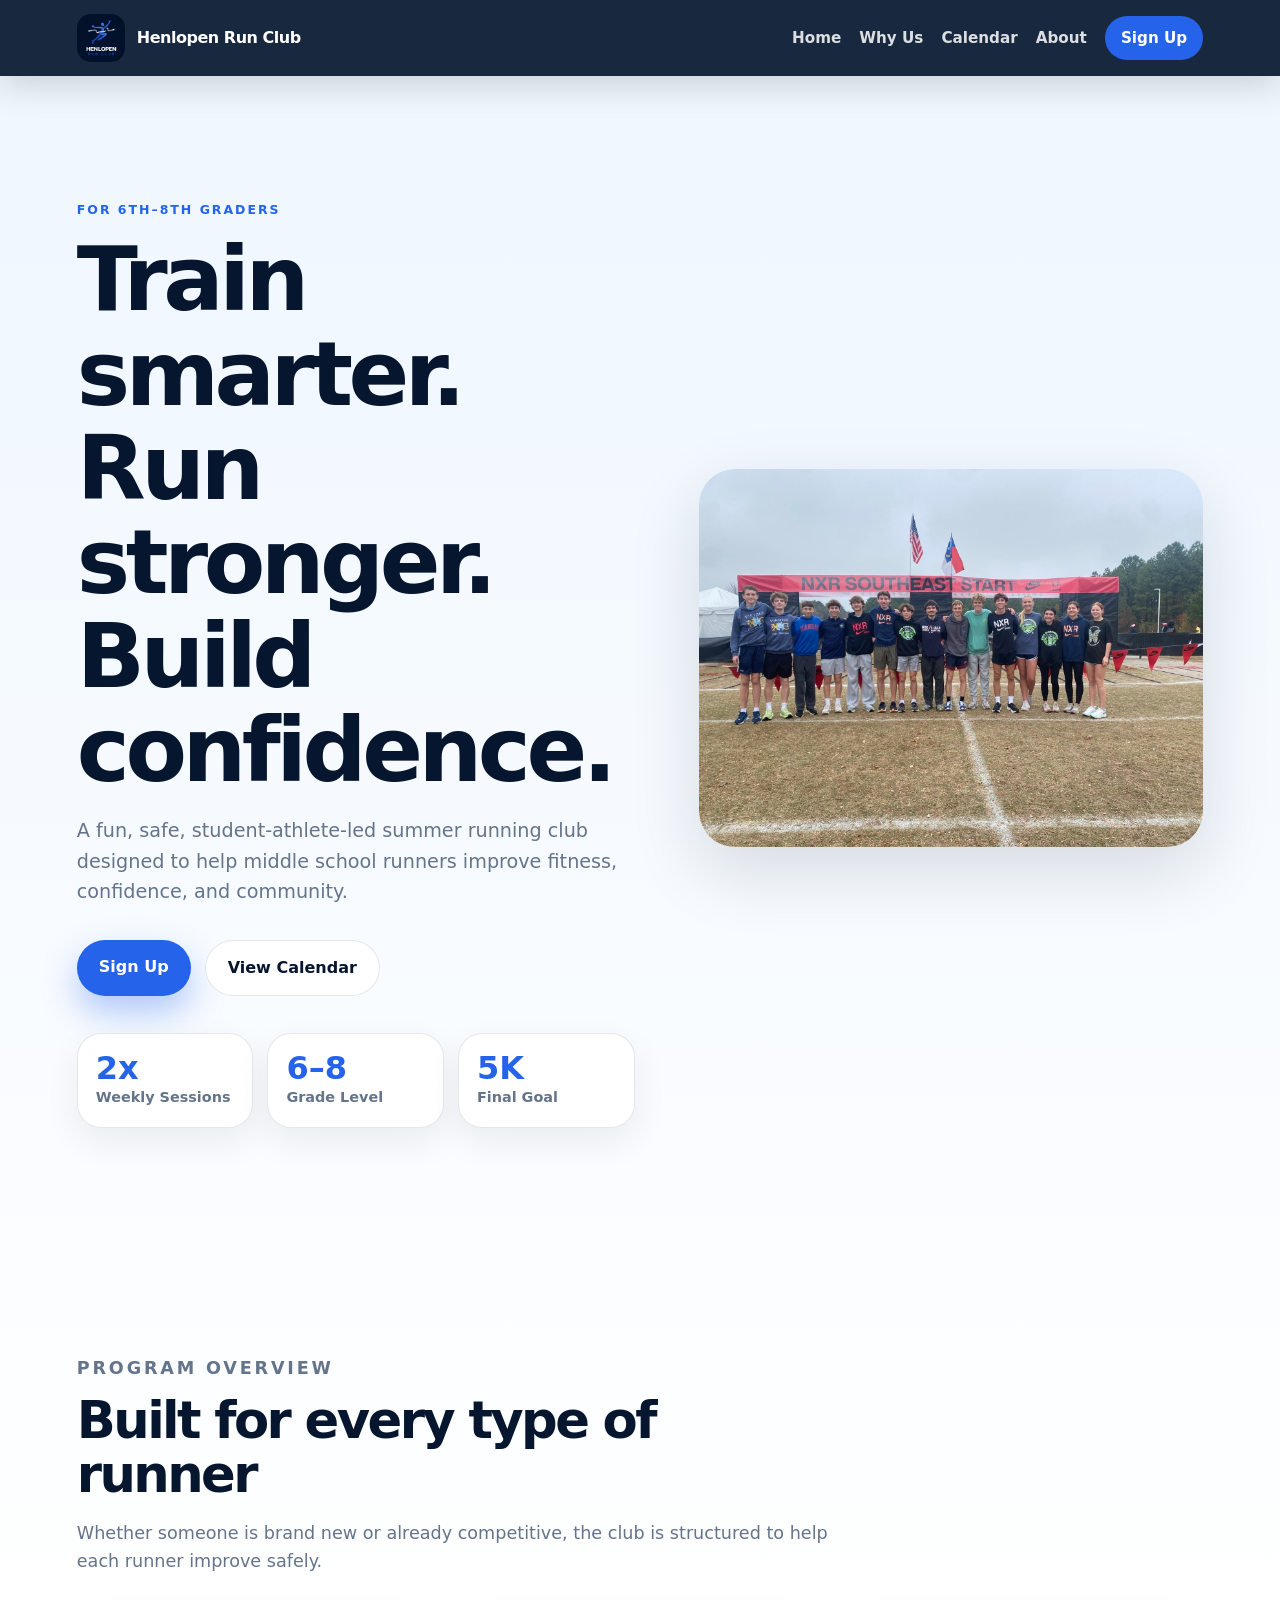
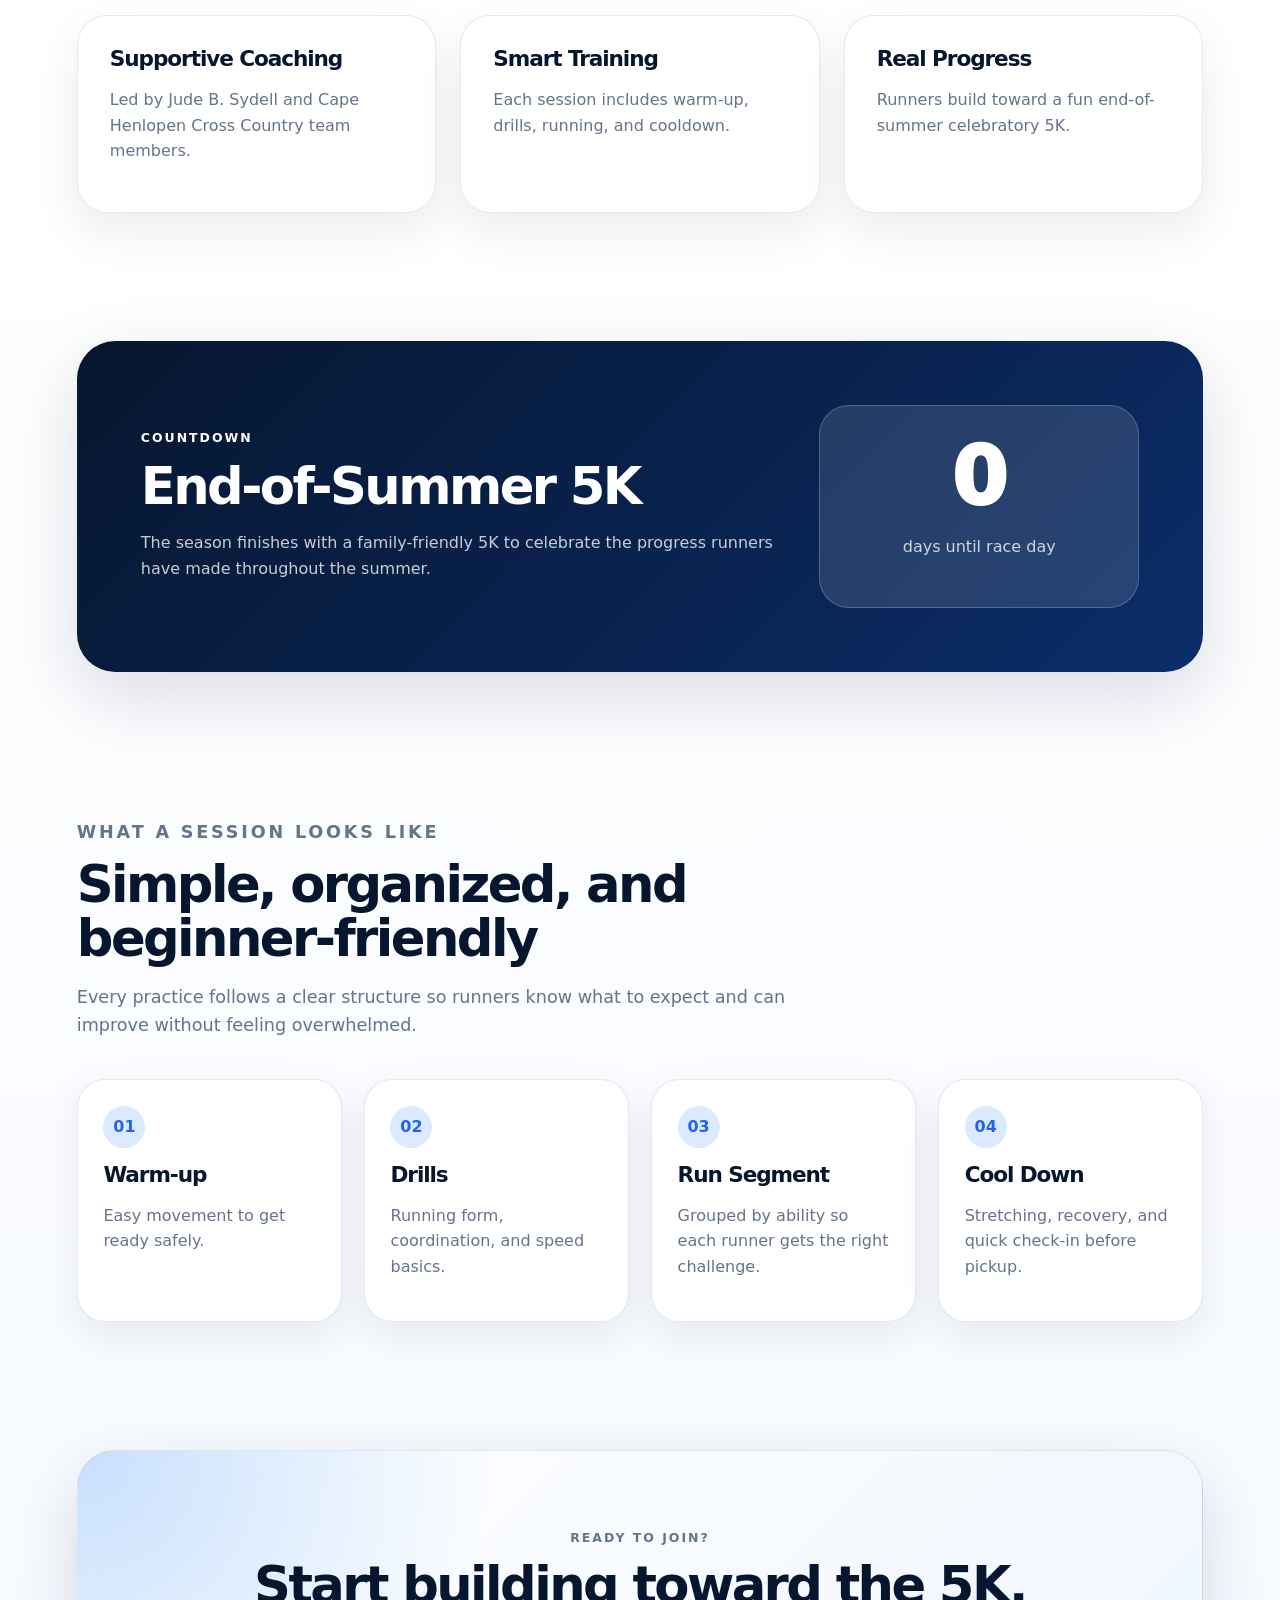
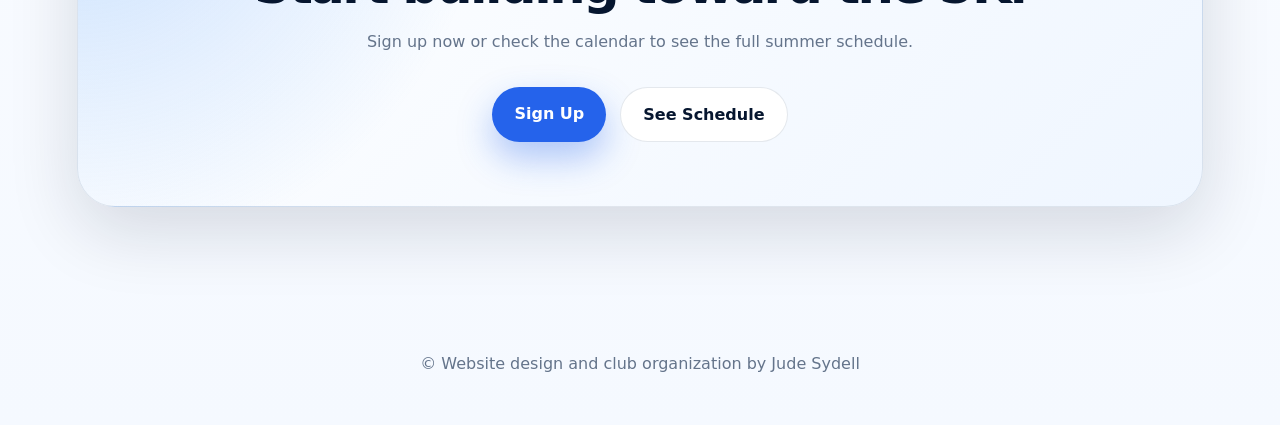
<file: index.html>
<!doctype html>
<html lang="en">
<head>
  <meta charset="utf-8">
  <meta name="viewport" content="width=device-width,initial-scale=1">
  <title>Henlopen Run Club</title>
  <meta name="description" content="Henlopen Run Club for 6th–8th graders — fun, safe summer running that builds to a 5K.">
  <link rel="stylesheet" href="styles.css">
</head>

<body>
  <header class="nav">
    <a class="brand" href="index.html">
      <img src="logo.png" alt="Henlopen Run Club Logo">
      <span>Henlopen Run Club</span>
    </a>

    <nav>
      <a href="index.html">Home</a>
      <a href="why-choose-us.html">Why Us</a>
      <a href="calendar.html">Calendar</a>
      <a href="about.html">About</a>
      <a class="nav-btn" href="https://forms.gle/4efgLornvroCqrkL7" target="_blank">Sign Up</a>
    </nav>
  </header>

  <main>
    <section class="hero home-hero">
      <div class="hero-content">
        <p class="eyebrow">For 6th–8th Graders</p>
        <h1>Train smarter. Run stronger. Build confidence.</h1>
        <p class="hero-text">
          A fun, safe, student-athlete-led summer running club designed to help middle school runners improve fitness, confidence, and community.
        </p>

        <div class="hero-buttons">
          <a class="btn primary" href="https://forms.gle/4efgLornvroCqrkL7" target="_blank">Sign Up</a>
          <a class="btn secondary" href="calendar.html">View Calendar</a>
        </div>

        <div class="stats">
          <div><strong>2x</strong><span>Weekly Sessions</span></div>
          <div><strong>6–8</strong><span>Grade Level</span></div>
          <div><strong>5K</strong><span>Final Goal</span></div>
        </div>
      </div>

      <div class="hero-image">
        <img src="all.JPG" alt="Cape Henlopen runners at a race">
      </div>
    </section>

    <section class="section">
      <div class="section-heading">
        <p class="eyebrow">Program Overview</p>
        <h2>Built for every type of runner</h2>
        <p>Whether someone is brand new or already competitive, the club is structured to help each runner improve safely.</p>
      </div>

      <div class="grid three">
        <div class="feature-card">
          <h3>Supportive Coaching</h3>
          <p>Led by Jude B. Sydell and Cape Henlopen Cross Country team members.</p>
        </div>
        <div class="feature-card">
          <h3>Smart Training</h3>
          <p>Each session includes warm-up, drills, running, and cooldown.</p>
        </div>
        <div class="feature-card">
          <h3>Real Progress</h3>
          <p>Runners build toward a fun end-of-summer celebratory 5K.</p>
        </div>
      </div>
    </section>

    <section class="split-section">
      <div>
        <p class="eyebrow">Countdown</p>
        <h2>End-of-Summer 5K</h2>
        <p>
          The season finishes with a family-friendly 5K to celebrate the progress runners have made throughout the summer.
        </p>
      </div>

      <div id="countdown" class="countdown">
        <span id="daysRemaining">—</span>
        <p>days until race day</p>
      </div>
    </section>

    <section class="section">
      <div class="section-heading">
        <p class="eyebrow">What a session looks like</p>
        <h2>Simple, organized, and beginner-friendly</h2>
        <p>Every practice follows a clear structure so runners know what to expect and can improve without feeling overwhelmed.</p>
      </div>

      <div class="timeline">
        <div class="timeline-item">
          <span>01</span>
          <h3>Warm-up</h3>
          <p>Easy movement to get ready safely.</p>
        </div>

        <div class="timeline-item">
          <span>02</span>
          <h3>Drills</h3>
          <p>Running form, coordination, and speed basics.</p>
        </div>

        <div class="timeline-item">
          <span>03</span>
          <h3>Run Segment</h3>
          <p>Grouped by ability so each runner gets the right challenge.</p>
        </div>

        <div class="timeline-item">
          <span>04</span>
          <h3>Cool Down</h3>
          <p>Stretching, recovery, and quick check-in before pickup.</p>
        </div>
      </div>
    </section>

    <section class="cta-panel">
      <p class="eyebrow">Ready to join?</p>
      <h2>Start building toward the 5K.</h2>
      <p>Sign up now or check the calendar to see the full summer schedule.</p>

      <div class="hero-buttons">
        <a class="btn primary" href="https://forms.gle/4efgLornvroCqrkL7" target="_blank">Sign Up</a>
        <a class="btn secondary" href="calendar.html">See Schedule</a>
      </div>
    </section>
  </main>

  <footer>
    <p>&copy; Website design and club organization by Jude Sydell</p>
  </footer>

  <script>
    const target = new Date("2026-09-27");
    const daysEl = document.getElementById("daysRemaining");

    function updateDays() {
      const now = new Date();
      const utcNow = Date.UTC(now.getFullYear(), now.getMonth(), now.getDate());
      const utcTarget = Date.UTC(target.getFullYear(), target.getMonth(), target.getDate());
      const days = Math.max(0, Math.floor((utcTarget - utcNow) / 86400000));
      daysEl.textContent = days;
    }

    updateDays();
    setInterval(updateDays, 60000);
  </script>
</body>
</html>
</file>
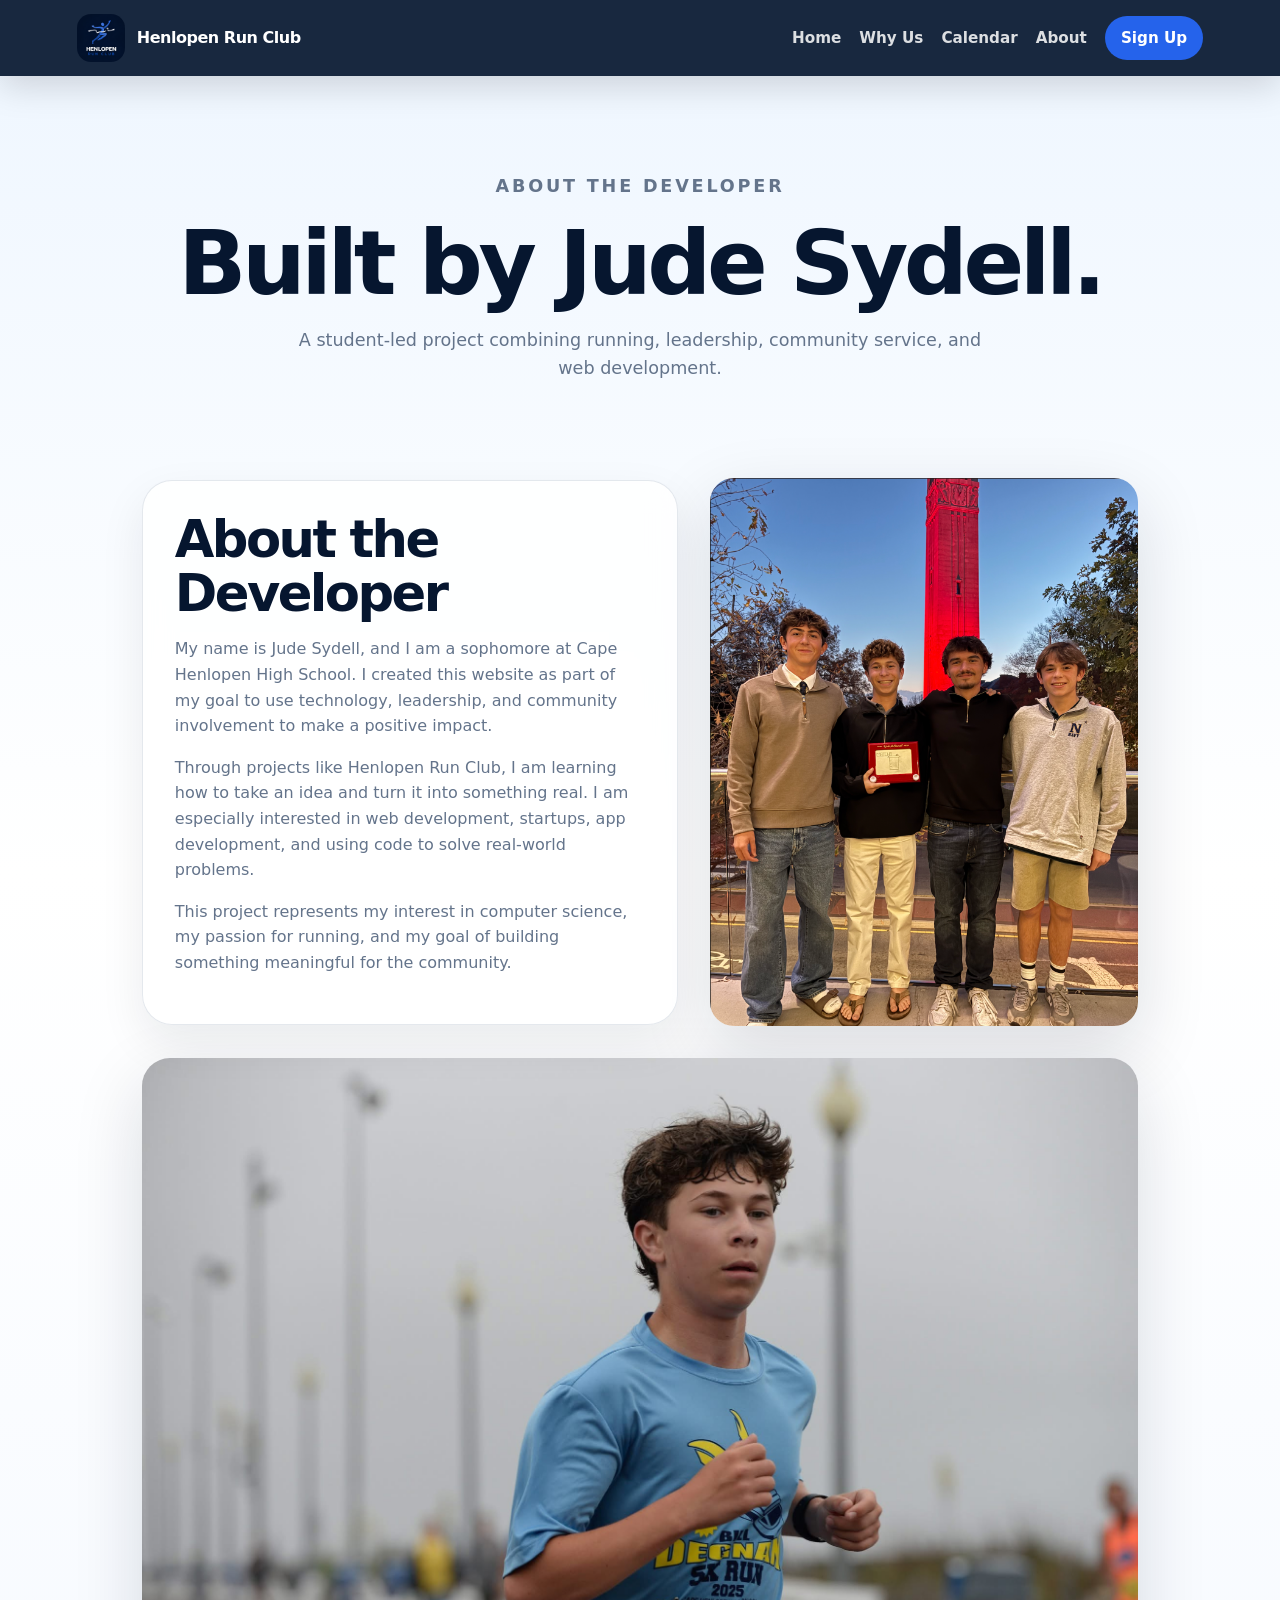
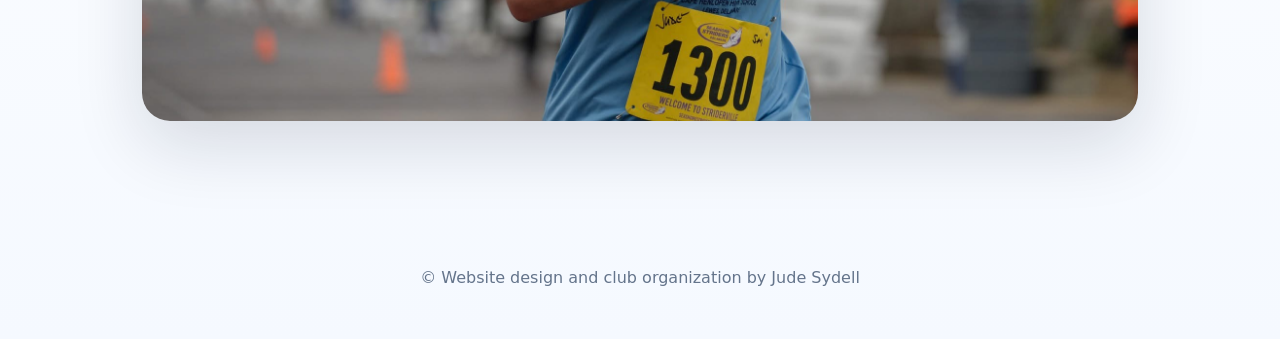
<file: about.html>
<!doctype html>
<html lang="en">
<head>
  <meta charset="utf-8">
  <meta name="viewport" content="width=device-width,initial-scale=1">
  <title>About — Henlopen Run Club</title>
  <link rel="stylesheet" href="styles.css">
</head>

<body>
  <header class="nav">
    <a class="brand" href="index.html">
      <img src="logo.png" alt="Henlopen Run Club Logo">
      <span>Henlopen Run Club</span>
    </a>

    <nav>
      <a href="index.html">Home</a>
      <a href="why-choose-us.html">Why Us</a>
      <a href="calendar.html">Calendar</a>
      <a href="about.html">About</a>
      <a class="nav-btn" href="https://forms.gle/4efgLornvroCqrkL7" target="_blank">Sign Up</a>
    </nav>
  </header>

  <main>
  <section class="page-hero">
    <p class="eyebrow">About the Developer</p>
    <h1>Built by Jude Sydell.</h1>
    <p>A student-led project combining running, leadership, community service, and web development.</p>
  </section>

  <section class="page-content">

    <div class="about-layout">
      <div class="card">
        <h2>About the Developer</h2>
        <p>
          My name is Jude Sydell, and I am a sophomore at Cape Henlopen High School. I created this website as part of my goal to use technology, leadership, and community involvement to make a positive impact.
        </p>
        <p>
          Through projects like Henlopen Run Club, I am learning how to take an idea and turn it into something real. I am especially interested in web development, startups, app development, and using code to solve real-world problems.
        </p>
        <p>
          This project represents my interest in computer science, my passion for running, and my goal of building something meaningful for the community.
        </p>
      </div>

      <img src="grouppic.png" alt="Group photo">
    </div>

    <!-- NEW IMAGE SECTION -->
    <div class="about-images">
      <img src="running image.JPG" alt="Running action photo">
    </div>

  </section>
</main>

  <footer>
    <p>&copy; Website design and club organization by Jude Sydell</p>
  </footer>
</body>
</html>
</file>
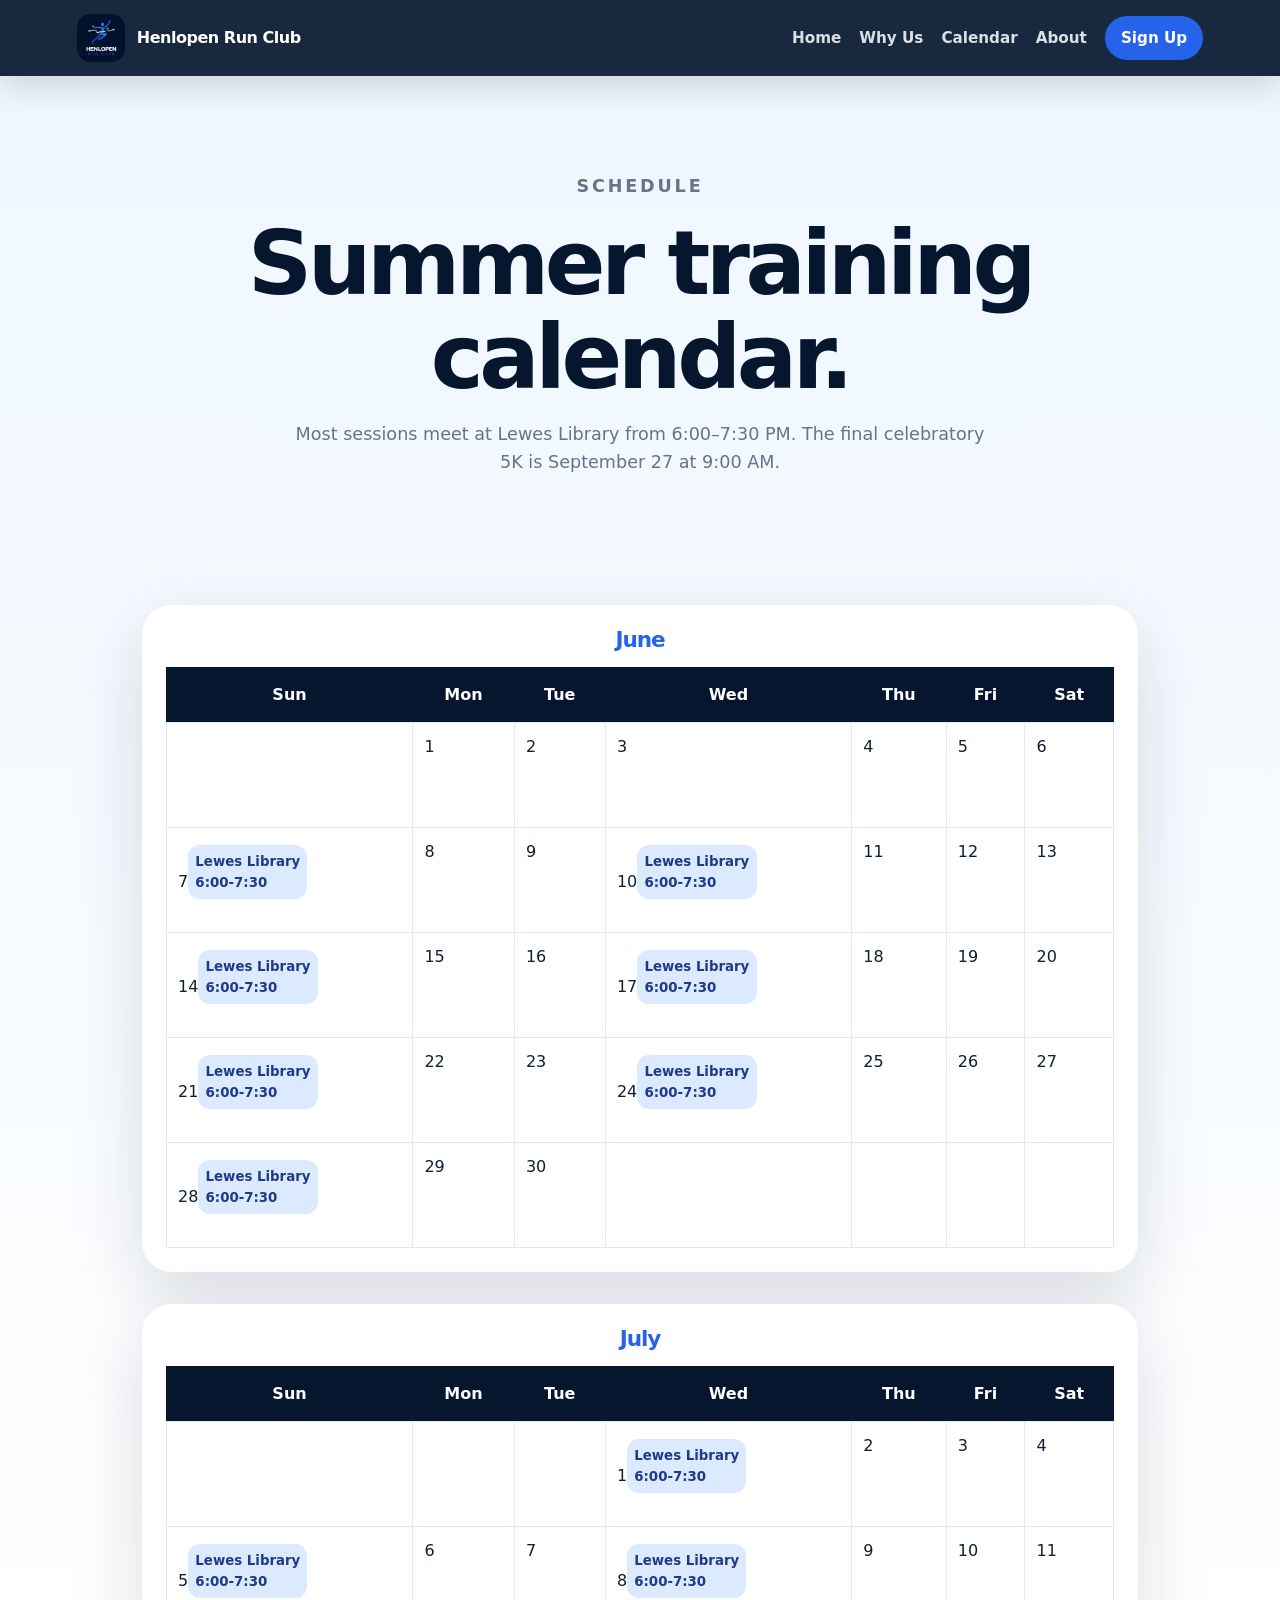
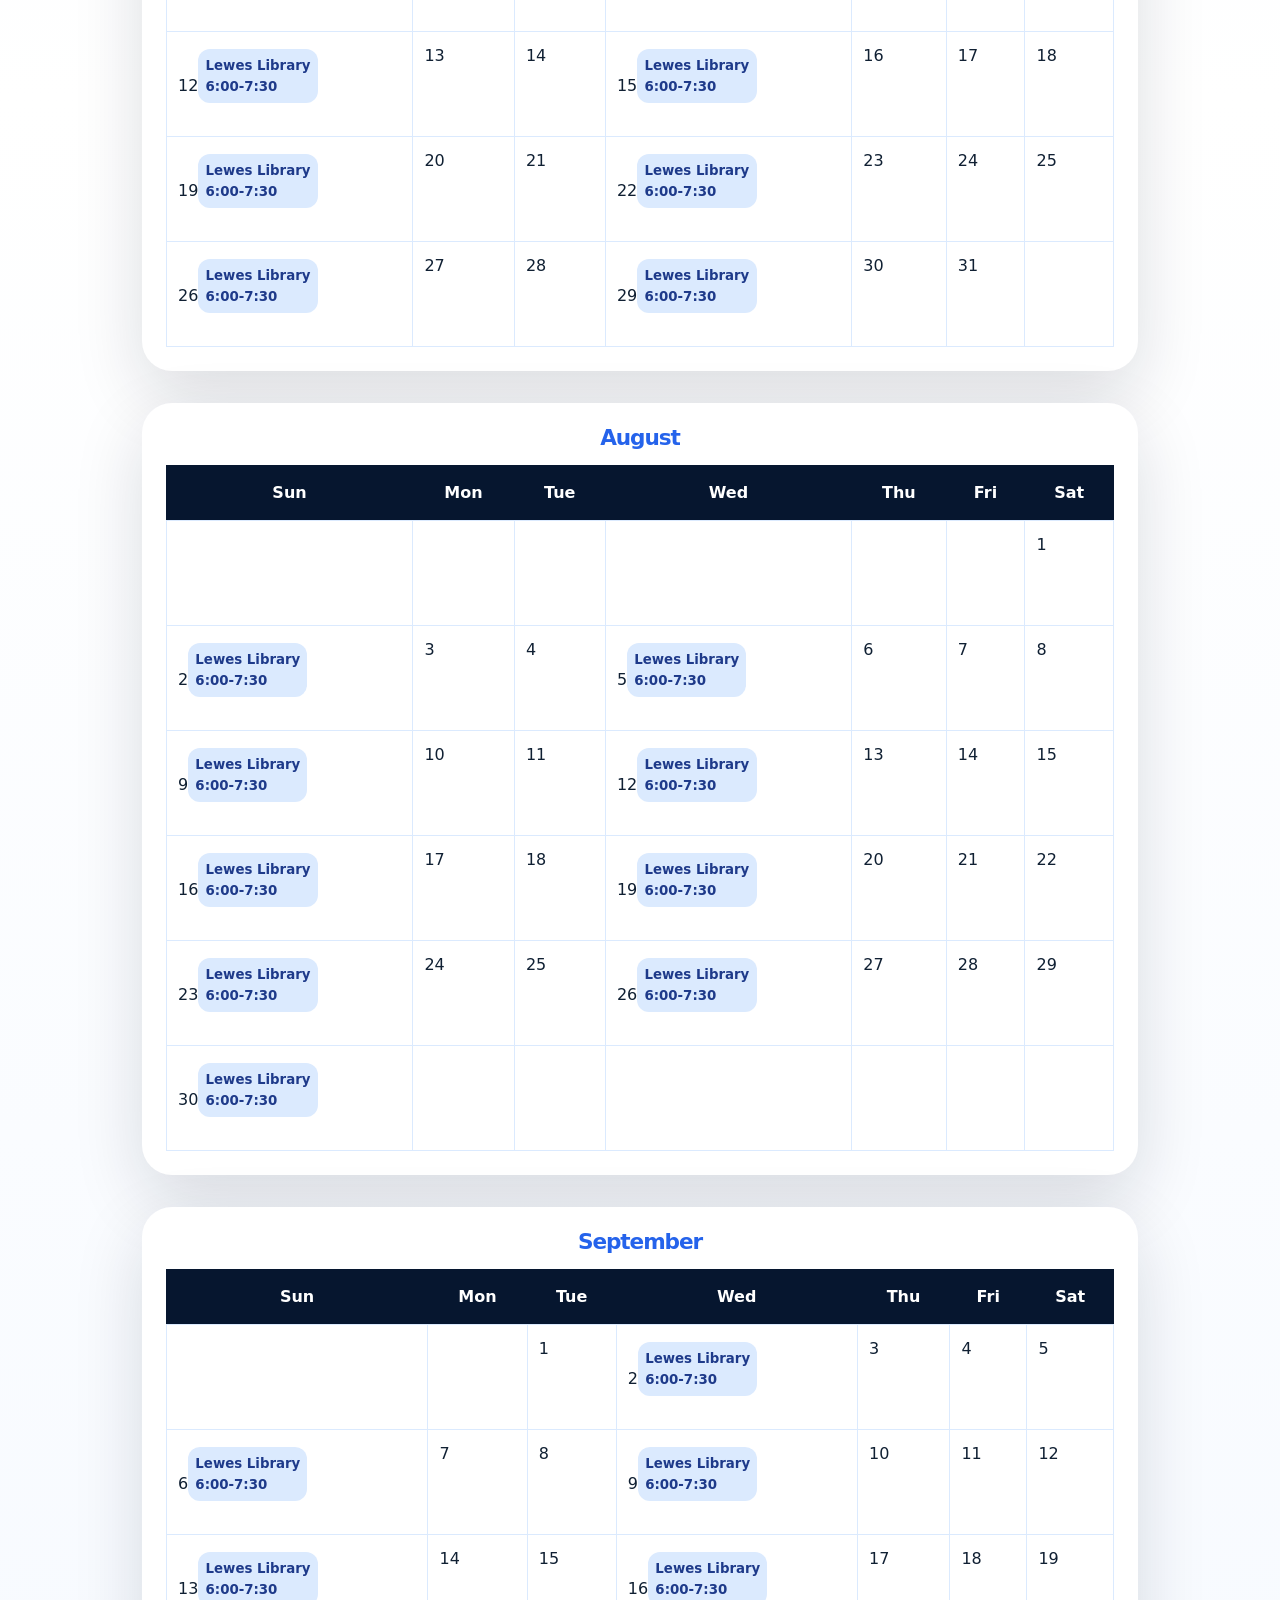
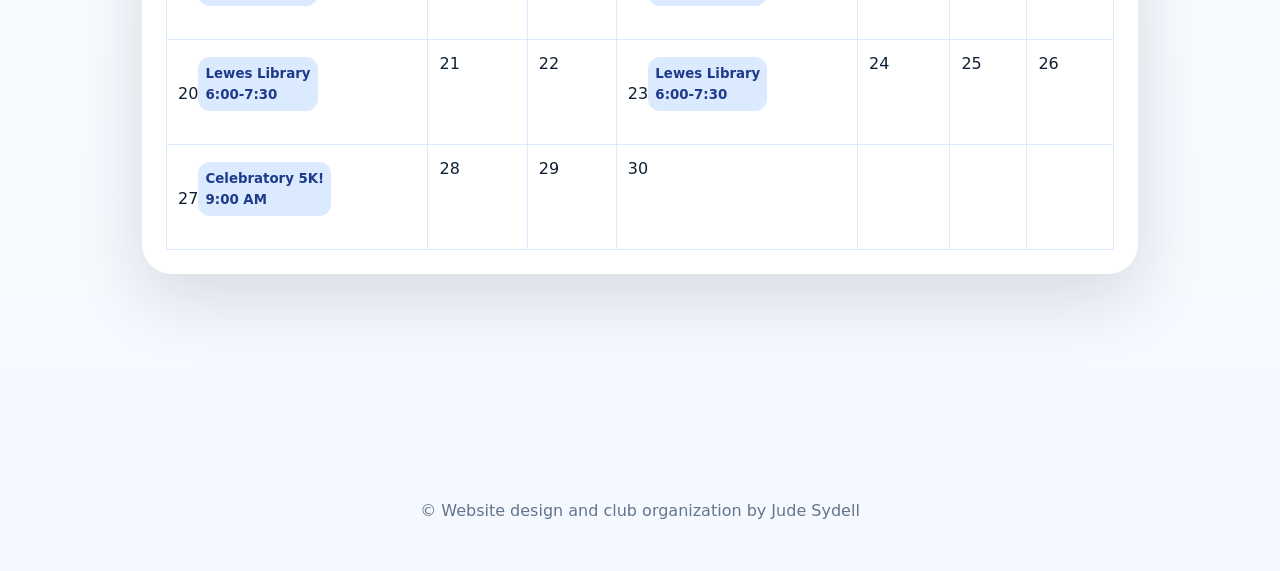
<file: calendar.html>
<!doctype html>
<html lang="en">
<head>
  <meta charset="utf-8">
  <meta name="viewport" content="width=device-width,initial-scale=1">
  <title>Calendar — Henlopen Run Club</title>
  <link rel="stylesheet" href="styles.css">
</head>

<body>
  <header class="nav">
    <a class="brand" href="index.html">
      <img src="logo.png" alt="Henlopen Run Club Logo">
      <span>Henlopen Run Club</span>
    </a>

    <nav>
      <a href="index.html">Home</a>
      <a href="why-choose-us.html">Why Us</a>
      <a href="calendar.html">Calendar</a>
      <a href="about.html">About</a>
      <a class="nav-btn" href="https://forms.gle/4efgLornvroCqrkL7" target="_blank">Sign Up</a>
    </nav>
  </header>

  <main>
    <section class="page-hero">
      <p class="eyebrow">Schedule</p>
      <h1>Summer training calendar.</h1>
      <p>Most sessions meet at Lewes Library from 6:00–7:30 PM. The final celebratory 5K is September 27 at 9:00 AM.</p>
    </section>

    <section class="page-content">
      <div class="calendar-container">

        <section class="calendar-month">
          <h3>June</h3>
          <table class="calendar-table">
            <thead>
              <tr><th>Sun</th><th>Mon</th><th>Tue</th><th>Wed</th><th>Thu</th><th>Fri</th><th>Sat</th></tr>
            </thead>
            <tbody>
              <tr><td></td><td>1</td><td>2</td><td>3</td><td>4</td><td>5</td><td>6</td></tr>
              <tr><td>7<small>Lewes Library<br>6:00-7:30</small></td><td>8</td><td>9</td><td>10<small>Lewes Library<br>6:00-7:30</small></td><td>11</td><td>12</td><td>13</td></tr>
              <tr><td>14<small>Lewes Library<br>6:00-7:30</small></td><td>15</td><td>16</td><td>17<small>Lewes Library<br>6:00-7:30</small></td><td>18</td><td>19</td><td>20</td></tr>
              <tr><td>21<small>Lewes Library<br>6:00-7:30</small></td><td>22</td><td>23</td><td>24<small>Lewes Library<br>6:00-7:30</small></td><td>25</td><td>26</td><td>27</td></tr>
              <tr><td>28<small>Lewes Library<br>6:00-7:30</small></td><td>29</td><td>30</td><td></td><td></td><td></td><td></td></tr>
            </tbody>
          </table>
        </section>

        <section class="calendar-month">
          <h3>July</h3>
          <table class="calendar-table">
            <thead>
              <tr><th>Sun</th><th>Mon</th><th>Tue</th><th>Wed</th><th>Thu</th><th>Fri</th><th>Sat</th></tr>
            </thead>
            <tbody>
              <tr><td></td><td></td><td></td><td>1<small>Lewes Library<br>6:00-7:30</small></td><td>2</td><td>3</td><td>4</td></tr>
              <tr><td>5<small>Lewes Library<br>6:00-7:30</small></td><td>6</td><td>7</td><td>8<small>Lewes Library<br>6:00-7:30</small></td><td>9</td><td>10</td><td>11</td></tr>
              <tr><td>12<small>Lewes Library<br>6:00-7:30</small></td><td>13</td><td>14</td><td>15<small>Lewes Library<br>6:00-7:30</small></td><td>16</td><td>17</td><td>18</td></tr>
              <tr><td>19<small>Lewes Library<br>6:00-7:30</small></td><td>20</td><td>21</td><td>22<small>Lewes Library<br>6:00-7:30</small></td><td>23</td><td>24</td><td>25</td></tr>
              <tr><td>26<small>Lewes Library<br>6:00-7:30</small></td><td>27</td><td>28</td><td>29<small>Lewes Library<br>6:00-7:30</small></td><td>30</td><td>31</td><td></td></tr>
            </tbody>
          </table>
        </section>

        <section class="calendar-month">
          <h3>August</h3>
          <table class="calendar-table">
            <thead>
              <tr><th>Sun</th><th>Mon</th><th>Tue</th><th>Wed</th><th>Thu</th><th>Fri</th><th>Sat</th></tr>
            </thead>
            <tbody>
              <tr><td></td><td></td><td></td><td></td><td></td><td></td><td>1</td></tr>
              <tr><td>2<small>Lewes Library<br>6:00-7:30</small></td><td>3</td><td>4</td><td>5<small>Lewes Library<br>6:00-7:30</small></td><td>6</td><td>7</td><td>8</td></tr>
              <tr><td>9<small>Lewes Library<br>6:00-7:30</small></td><td>10</td><td>11</td><td>12<small>Lewes Library<br>6:00-7:30</small></td><td>13</td><td>14</td><td>15</td></tr>
              <tr><td>16<small>Lewes Library<br>6:00-7:30</small></td><td>17</td><td>18</td><td>19<small>Lewes Library<br>6:00-7:30</small></td><td>20</td><td>21</td><td>22</td></tr>
              <tr><td>23<small>Lewes Library<br>6:00-7:30</small></td><td>24</td><td>25</td><td>26<small>Lewes Library<br>6:00-7:30</small></td><td>27</td><td>28</td><td>29</td></tr>
              <tr><td>30<small>Lewes Library<br>6:00-7:30</small></td><td></td><td></td><td></td><td></td><td></td><td></td></tr>
            </tbody>
          </table>
        </section>

        <section class="calendar-month">
          <h3>September</h3>
          <table class="calendar-table">
            <thead>
              <tr><th>Sun</th><th>Mon</th><th>Tue</th><th>Wed</th><th>Thu</th><th>Fri</th><th>Sat</th></tr>
            </thead>
            <tbody>
              <tr><td></td><td></td><td>1</td><td>2<small>Lewes Library<br>6:00-7:30</small></td><td>3</td><td>4</td><td>5</td></tr>
              <tr><td>6<small>Lewes Library<br>6:00-7:30</small></td><td>7</td><td>8</td><td>9<small>Lewes Library<br>6:00-7:30</small></td><td>10</td><td>11</td><td>12</td></tr>
              <tr><td>13<small>Lewes Library<br>6:00-7:30</small></td><td>14</td><td>15</td><td>16<small>Lewes Library<br>6:00-7:30</small></td><td>17</td><td>18</td><td>19</td></tr>
              <tr><td>20<small>Lewes Library<br>6:00-7:30</small></td><td>21</td><td>22</td><td>23<small>Lewes Library<br>6:00-7:30</small></td><td>24</td><td>25</td><td>26</td></tr>
              <tr><td>27<small>Celebratory 5K!<br>9:00 AM</small></td><td>28</td><td>29</td><td>30</td><td></td><td></td><td></td></tr>
            </tbody>
          </table>
        </section>

      </div>
    </section>
  </main>

  <footer>
    <p>&copy; Website design and club organization by Jude Sydell</p>
  </footer>
</body>
</html>
</file>
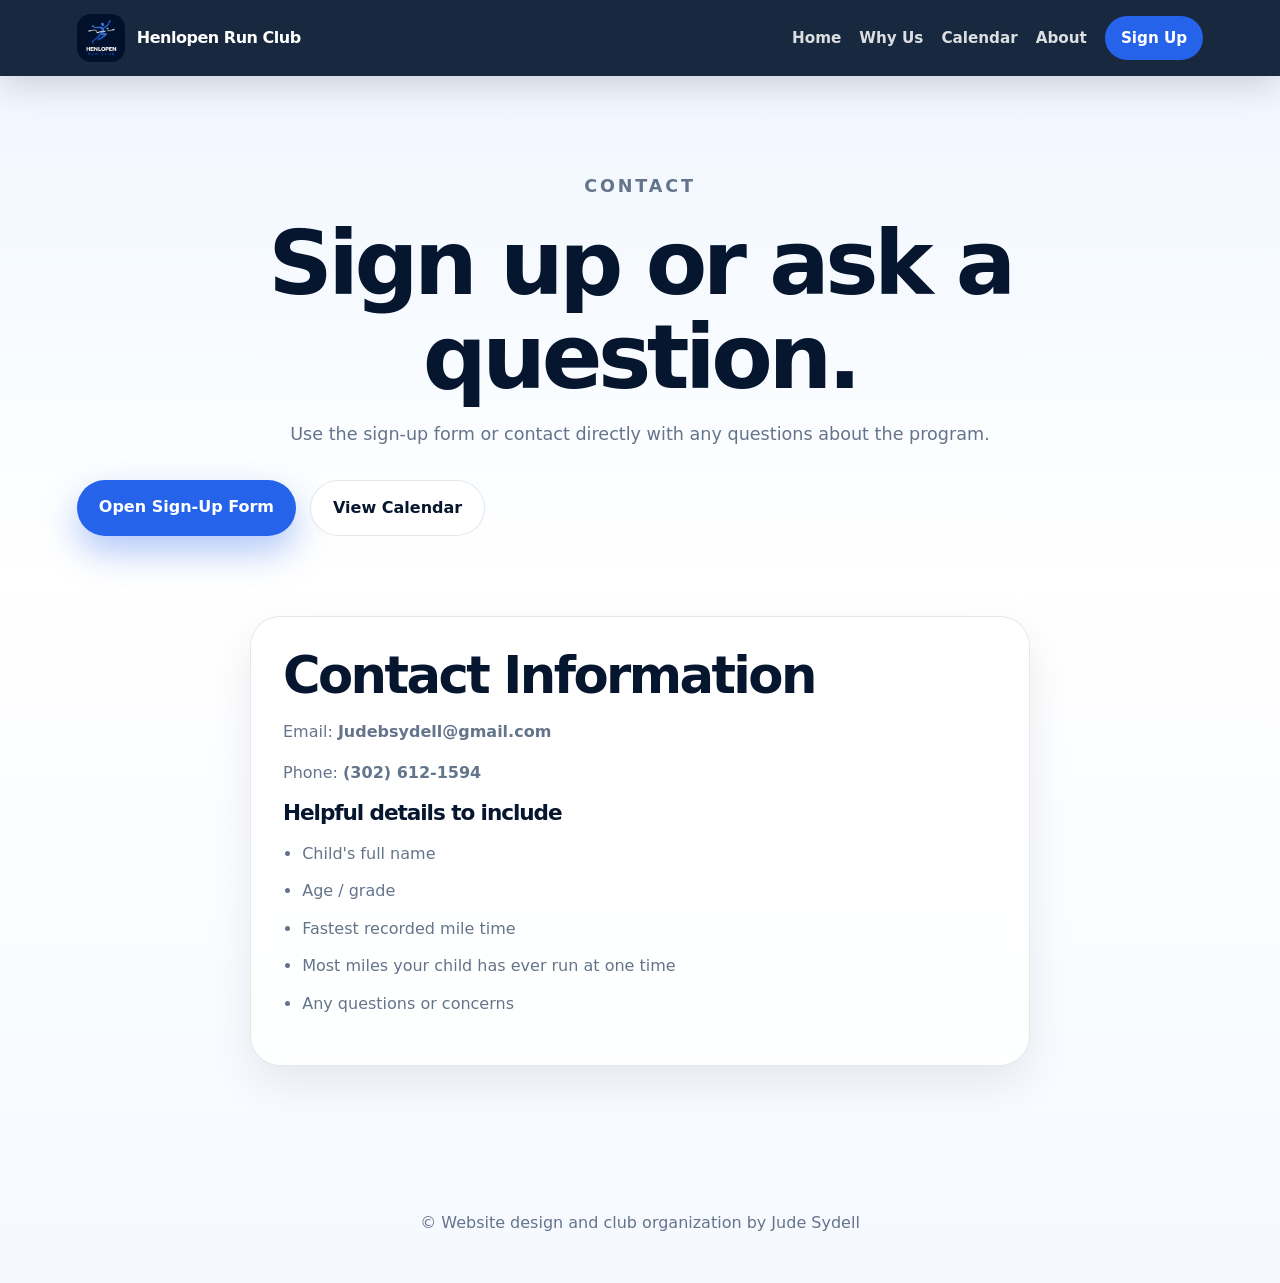
<file: contact.html>
<!doctype html>
<html lang="en">
<head>
  <meta charset="utf-8">
  <meta name="viewport" content="width=device-width,initial-scale=1">
  <title>Contact — Henlopen Run Club</title>
  <link rel="stylesheet" href="styles.css">
</head>

<body>
  <header class="nav">
    <a class="brand" href="index.html">
      <img src="logo.png" alt="Henlopen Run Club Logo">
      <span>Henlopen Run Club</span>
    </a>

    <nav>
      <a href="index.html">Home</a>
      <a href="why-choose-us.html">Why Us</a>
      <a href="calendar.html">Calendar</a>
      <a href="about.html">About</a>
      <a class="nav-btn" href="https://forms.gle/4efgLornvroCqrkL7" target="_blank">Sign Up</a>
    </nav>
  </header>

  <main>
    <section class="page-hero">
      <p class="eyebrow">Contact</p>
      <h1>Sign up or ask a question.</h1>
      <p>Use the sign-up form or contact directly with any questions about the program.</p>

      <div class="hero-buttons">
        <a class="btn primary" href="https://forms.gle/4efgLornvroCqrkL7" target="_blank">Open Sign-Up Form</a>
        <a class="btn secondary" href="calendar.html">View Calendar</a>
      </div>
    </section>

    <section class="page-content">
      <div class="card contact-card">
        <h2>Contact Information</h2>
        <p>Email: <strong>Judebsydell@gmail.com</strong></p>
        <p>Phone: <strong>(302) 612-1594</strong></p>

        <h3>Helpful details to include</h3>
        <ul class="info-list">
          <li>Child's full name</li>
          <li>Age / grade</li>
          <li>Fastest recorded mile time</li>
          <li>Most miles your child has ever run at one time</li>
          <li>Any questions or concerns</li>
        </ul>
      </div>
    </section>
  </main>

  <footer>
    <p>&copy; Website design and club organization by Jude Sydell</p>
  </footer>
</body>
</html>
</file>
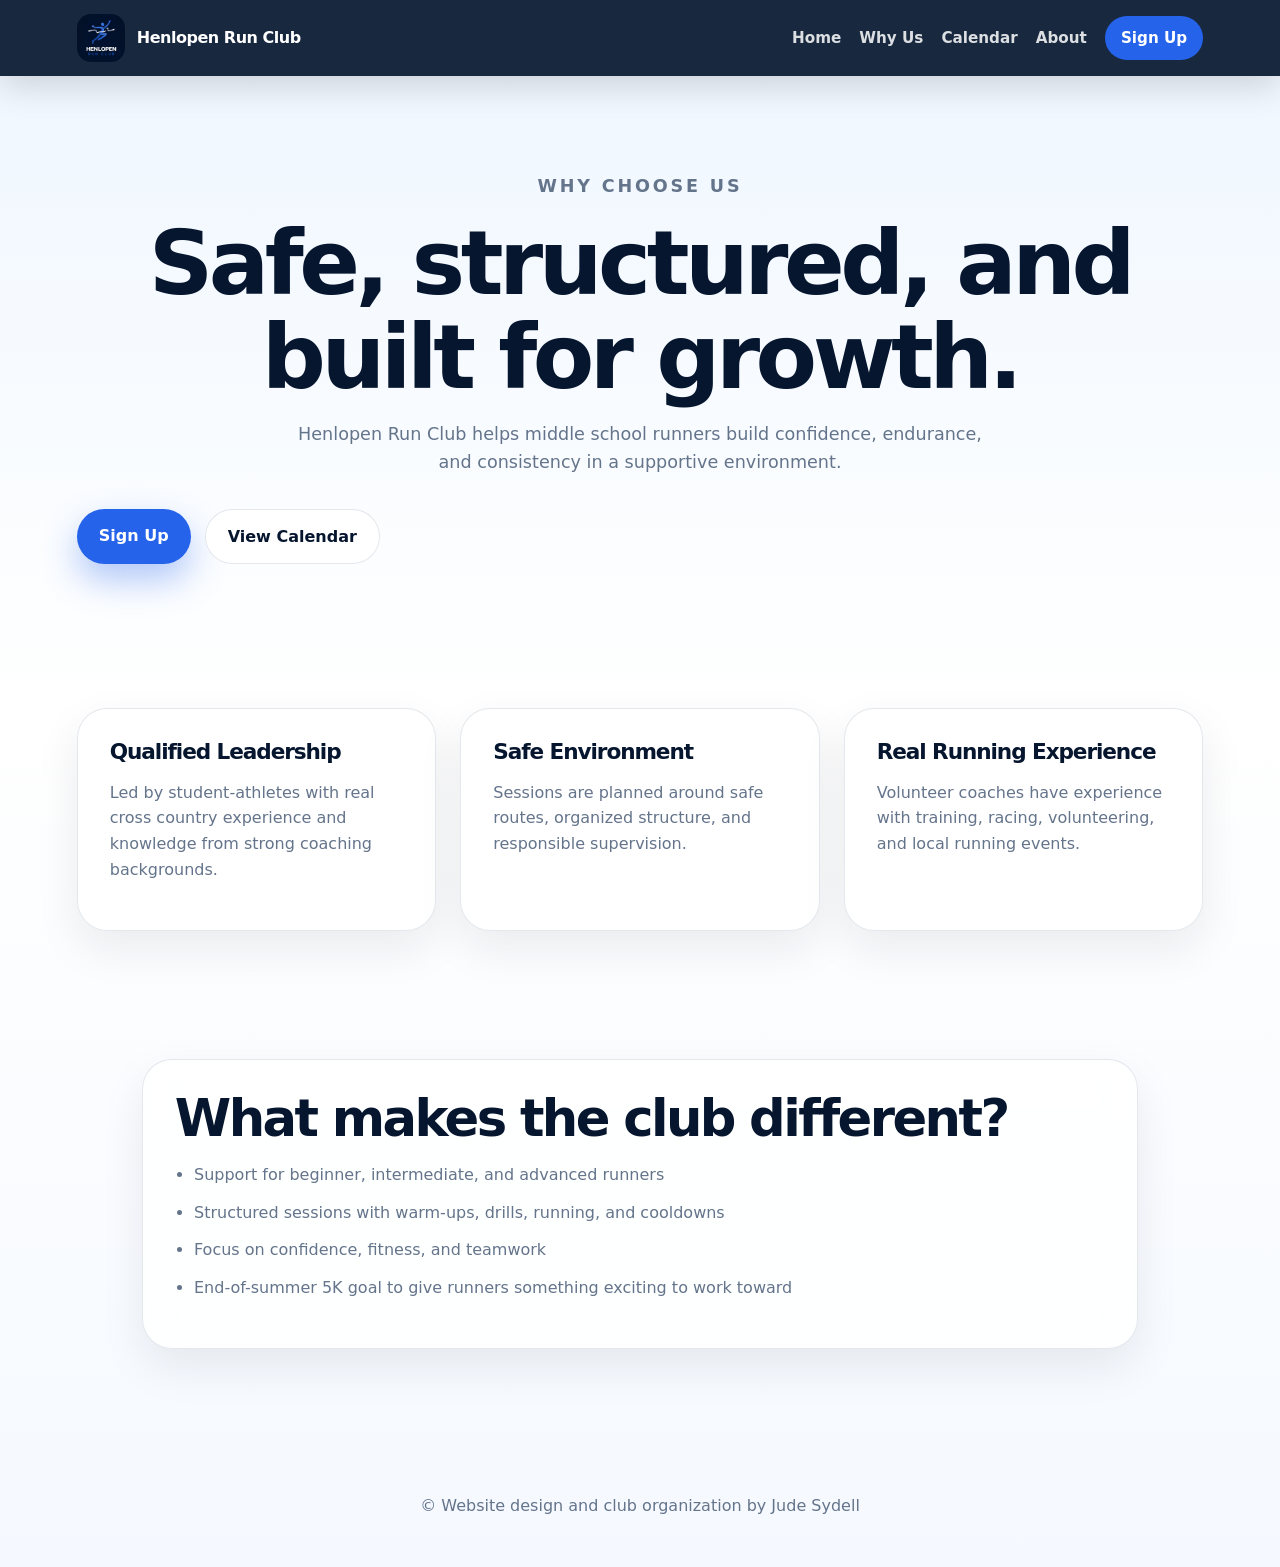
<file: why-choose-us.html>
<!doctype html>
<html lang="en">
<head>
  <meta charset="utf-8">
  <meta name="viewport" content="width=device-width,initial-scale=1">
  <title>Why Choose Us — Henlopen Run Club</title>
  <link rel="stylesheet" href="styles.css">
</head>

<body>
  <header class="nav">
    <a class="brand" href="index.html">
      <img src="logo.png" alt="Henlopen Run Club Logo">
      <span>Henlopen Run Club</span>
    </a>

    <nav>
      <a href="index.html">Home</a>
      <a href="why-choose-us.html">Why Us</a>
      <a href="calendar.html">Calendar</a>
      <a href="about.html">About</a>
      <a class="nav-btn" href="https://forms.gle/4efgLornvroCqrkL7" target="_blank">Sign Up</a>
    </nav>
  </header>

  <main>
    <section class="page-hero">
      <p class="eyebrow">Why Choose Us</p>
      <h1>Safe, structured, and built for growth.</h1>
      <p>Henlopen Run Club helps middle school runners build confidence, endurance, and consistency in a supportive environment.</p>

      <div class="hero-buttons">
        <a class="btn primary" href="https://forms.gle/4efgLornvroCqrkL7" target="_blank">Sign Up</a>
        <a class="btn secondary" href="calendar.html">View Calendar</a>
      </div>
    </section>

    <section class="section">
      <div class="grid three">
        <div class="feature-card">
          <h3>Qualified Leadership</h3>
          <p>Led by student-athletes with real cross country experience and knowledge from strong coaching backgrounds.</p>
        </div>

        <div class="feature-card">
          <h3>Safe Environment</h3>
          <p>Sessions are planned around safe routes, organized structure, and responsible supervision.</p>
        </div>

        <div class="feature-card">
          <h3>Real Running Experience</h3>
          <p>Volunteer coaches have experience with training, racing, volunteering, and local running events.</p>
        </div>
      </div>
    </section>

    <section class="page-content">
      <div class="card">
        <h2>What makes the club different?</h2>
        <ul class="info-list">
          <li>Support for beginner, intermediate, and advanced runners</li>
          <li>Structured sessions with warm-ups, drills, running, and cooldowns</li>
          <li>Focus on confidence, fitness, and teamwork</li>
          <li>End-of-summer 5K goal to give runners something exciting to work toward</li>
        </ul>
      </div>
    </section>
  </main>

  <footer>
    <p>&copy; Website design and club organization by Jude Sydell</p>
  </footer>
</body>
</html>
</file>
<file: styles.css>
:root {
  --navy: #06162f;
  --blue: #2563eb;
  --blue-light: #60a5fa;
  --white: #ffffff;
  --soft: #f4f8ff;
  --text: #102033;
  --muted: #64748b;
  --card: rgba(255,255,255,0.82);
  --border: rgba(148,163,184,0.25);
  --shadow: 0 24px 70px rgba(15, 23, 42, 0.14);
}

* {
  box-sizing: border-box;
}

body {
  margin: 0;
  font-family: Inter, system-ui, -apple-system, BlinkMacSystemFont, "Segoe UI", sans-serif;
  background: linear-gradient(180deg, #eef6ff 0%, #ffffff 45%, #f5f9ff 100%);
  color: var(--text);
  line-height: 1.6;
}

img {
  max-width: 100%;
  display: block;
}

.nav {
  position: sticky;
  top: 0;
  z-index: 100;
  background: rgba(6, 22, 47, 0.92);
  backdrop-filter: blur(16px);
  display: flex;
  justify-content: space-between;
  align-items: center;
  padding: 14px 6%;
  box-shadow: 0 10px 35px rgba(0,0,0,0.15);
}

.brand {
  display: flex;
  align-items: center;
  gap: 12px;
  color: white;
  text-decoration: none;
  font-weight: 800;
  letter-spacing: -0.03em;
}

.brand img {
  width: 48px;
  height: 48px;
  object-fit: cover;
  border-radius: 14px;
}

.nav nav {
  display: flex;
  align-items: center;
  gap: 18px;
}

.nav nav a {
  color: rgba(255,255,255,0.85);
  text-decoration: none;
  font-weight: 650;
  font-size: 0.95rem;
}

.nav nav a:hover {
  color: white;
}

.nav-btn {
  background: var(--blue);
  padding: 10px 16px;
  border-radius: 999px;
  color: white !important;
}

.hero {
  padding: 7rem 6%;
}

.home-hero {
  display: grid;
  grid-template-columns: 1.05fr 0.95fr;
  gap: 4rem;
  align-items: center;
  min-height: 82vh;
}

.eyebrow {
  color: var(--blue);
  font-weight: 900;
  text-transform: uppercase;
  letter-spacing: 0.16em;
  font-size: 0.78rem;
  margin-bottom: 0.75rem;
}

h1, h2, h3 {
  line-height: 1.05;
  margin: 0;
  letter-spacing: -0.05em;
}

h1 {
  font-size: clamp(3rem, 7vw, 6.7rem);
  color: var(--navy);
}

h2 {
  font-size: clamp(2.2rem, 4vw, 4rem);
  color: var(--navy);
}

h3 {
  font-size: 1.35rem;
  color: var(--navy);
}

.hero-text {
  font-size: 1.2rem;
  color: var(--muted);
  max-width: 620px;
}

.hero-buttons {
  display: flex;
  gap: 14px;
  flex-wrap: wrap;
  margin-top: 2rem;
}

.btn {
  display: inline-block;
  padding: 14px 22px;
  border-radius: 999px;
  text-decoration: none;
  font-weight: 800;
  transition: 0.25s ease;
}

.btn:hover {
  transform: translateY(-3px);
}

.primary {
  background: var(--blue);
  color: white;
  box-shadow: 0 16px 35px rgba(37, 99, 235, 0.35);
}

.secondary {
  background: white;
  color: var(--navy);
  border: 1px solid var(--border);
}

.hero-image img {
  width: 100%;
  height: auto;
  object-fit: contain;
  border-radius: 36px;
  background: #eef2f7;
}

.hero-image {
  display: flex;
  align-items: center;
  justify-content: center;
}

.hero-image img {
  width: 100%;
  max-height: 620px;
  object-fit: contain;
  border-radius: 36px;
  box-shadow: var(--shadow);
}

.stats {
  display: grid;
  grid-template-columns: repeat(3, 1fr);
  gap: 14px;
  margin-top: 2.3rem;
}

.stats div {
  background: white;
  border: 1px solid var(--border);
  border-radius: 24px;
  padding: 18px;
  box-shadow: 0 14px 35px rgba(15,23,42,0.07);
}

.stats strong {
  display: block;
  color: var(--blue);
  font-size: 2rem;
  line-height: 1;
}

.stats span {
  color: var(--muted);
  font-size: 0.9rem;
  font-weight: 650;
}

.section {
  padding: 6rem 6%;
}

.section-heading {
  max-width: 760px;
  margin-bottom: 2.5rem;
}

.section-heading p {
  color: var(--muted);
  font-size: 1.1rem;
}

.grid {
  display: grid;
  gap: 24px;
}

.three {
  grid-template-columns: repeat(3, 1fr);
}

.feature-card,
.card {
  background: var(--card);
  border: 1px solid var(--border);
  border-radius: 30px;
  padding: 2rem;
  box-shadow: 0 18px 45px rgba(15, 23, 42, 0.08);
  backdrop-filter: blur(14px);
}

.feature-card p,
.card p,
.card li {
  color: var(--muted);
}

.split-section {
  margin: 2rem 6%;
  padding: 4rem;
  border-radius: 38px;
  background: linear-gradient(135deg, var(--navy), #0b2d69);
  color: white;
  display: grid;
  grid-template-columns: 1fr 320px;
  gap: 2rem;
  align-items: center;
  box-shadow: var(--shadow);
}

.split-section h2,
.split-section .eyebrow {
  color: white;
}

.split-section p {
  color: rgba(255,255,255,0.78);
}

.countdown {
  background: rgba(255,255,255,0.12);
  border: 1px solid rgba(255,255,255,0.2);
  border-radius: 30px;
  padding: 2rem;
  text-align: center;
}

.countdown span {
  display: block;
  font-size: 5rem;
  font-weight: 950;
  line-height: 1;
}

.image-banner {
  padding: 5rem 6%;
}

.image-banner img {
  width: 100%;
  max-height: 620px;
  object-fit: cover;
  border-radius: 38px;
  box-shadow: var(--shadow);
}

footer {
  text-align: center;
  padding: 2rem 6%;
  color: var(--muted);
}

/* Other pages */
.page-hero {
  padding: 5rem 6% 3rem;
  text-align: center;
}

.page-hero p {
  max-width: 700px;
  margin: 1rem auto;
  color: var(--muted);
  font-size: 1.1rem;
}

.page-content {
  padding: 2rem 6% 6rem;
  max-width: 1150px;
  margin: auto;
}

.contact-card {
  max-width: 780px;
  margin: auto;
}

.info-list {
  padding-left: 1.2rem;
}

.info-list li {
  margin-bottom: 0.75rem;
}

.about-layout {
  display: grid;
  grid-template-columns: 1fr 0.8fr;
  gap: 2rem;
  align-items: center;
}

.about-layout img {
  border-radius: 32px;
  box-shadow: var(--shadow);
}

.calendar-container {
  display: grid;
  gap: 2rem;
  margin: 2rem 0 5rem;
}

.calendar-month {
  background: white;
  border-radius: 30px;
  padding: 1.5rem;
  box-shadow: var(--shadow);
  overflow-x: auto;
}

.calendar-month h3 {
  text-align: center;
  color: var(--blue);
  margin-bottom: 1rem;
}

.calendar-table {
  width: 100%;
  border-collapse: collapse;
  min-width: 760px;
}

.calendar-table th {
  background: var(--navy);
  color: white;
  padding: 0.9rem;
}

.calendar-table td {
  border: 1px solid #dbeafe;
  padding: 0.7rem;
  height: 105px;
  vertical-align: top;
}

.calendar-table small {
  display: inline-block;
  margin-top: 0.4rem;
  background: #dbeafe;
  color: #1e3a8a;
  border-radius: 12px;
  padding: 0.35rem 0.45rem;
  font-weight: 700;
}

@media (max-width: 850px) {
  .nav {
    flex-direction: column;
    gap: 14px;
  }

  .nav nav {
    justify-content: center;
    flex-wrap: wrap;
  }

  .home-hero,
  .split-section,
  .about-layout,
  .three {
    grid-template-columns: 1fr;
  }

  .hero {
    padding: 4rem 6%;
  }

  .hero-image img {
    height: 440px;
  }

  .stats {
    grid-template-columns: 1fr;
  }

  .split-section {
    padding: 2rem;
  }
}

.nav nav a,
.brand,
.feature-card,
.card,
.stats div,
.calendar-month,
.timeline-item,
.hero-image img {
  transition: 0.25s ease;
}

.nav nav a:hover {
  transform: translateY(-2px);
}

.nav-btn:hover,
.primary:hover {
  background: #1d4ed8;
  box-shadow: 0 20px 45px rgba(37, 99, 235, 0.45);
}

.secondary:hover {
  background: #eff6ff;
  border-color: #93c5fd;
}

.feature-card:hover,
.card:hover,
.stats div:hover,
.calendar-month:hover,
.timeline-item:hover {
  transform: translateY(-8px);
  box-shadow: 0 26px 65px rgba(15, 23, 42, 0.14);
}

.hero-image img:hover {
  transform: scale(1.025) rotate(0.4deg);
}

.stats div:hover strong {
  transform: scale(1.08);
}

.stats strong {
  transition: 0.25s ease;
}

.calendar-table td:hover {
  background: #eff6ff;
}

.calendar-table td:has(small):hover {
  background: #dbeafe;
  transform: scale(1.015);
}

.timeline {
  display: grid;
  grid-template-columns: repeat(4, 1fr);
  gap: 22px;
}

.timeline-item {
  background: white;
  border: 1px solid var(--border);
  border-radius: 28px;
  padding: 1.6rem;
  box-shadow: 0 16px 40px rgba(15, 23, 42, 0.08);
  cursor: default;
}

.timeline-item span {
  display: inline-flex;
  width: 42px;
  height: 42px;
  align-items: center;
  justify-content: center;
  background: #dbeafe;
  color: var(--blue);
  border-radius: 50%;
  font-weight: 900;
  margin-bottom: 1rem;
}

.timeline-item p {
  color: var(--muted);
}

.cta-panel {
  margin: 2rem 6% 6rem;
  padding: 4rem 2rem;
  text-align: center;
  border-radius: 38px;
  background:
    radial-gradient(circle at top left, rgba(96,165,250,0.35), transparent 35%),
    linear-gradient(135deg, #ffffff, #eff6ff);
  border: 1px solid var(--border);
  box-shadow: var(--shadow);
}

.cta-panel p {
  color: var(--muted);
  max-width: 650px;
  margin-left: auto;
  margin-right: auto;
}

.cta-panel .hero-buttons {
  justify-content: center;
}

@media (max-width: 850px) {
  .timeline {
    grid-template-columns: 1fr;
  }
}

.about-layout img {
  width: 100%;
  height: auto;
  object-fit: contain;
  border-radius: 24px;
}

.about-images {
  margin-top: 2rem;
}

.about-images img {
  width: 100%;
  height: auto;
  object-fit: contain;
  border-radius: 28px;
  box-shadow: var(--shadow);
}
</file>
